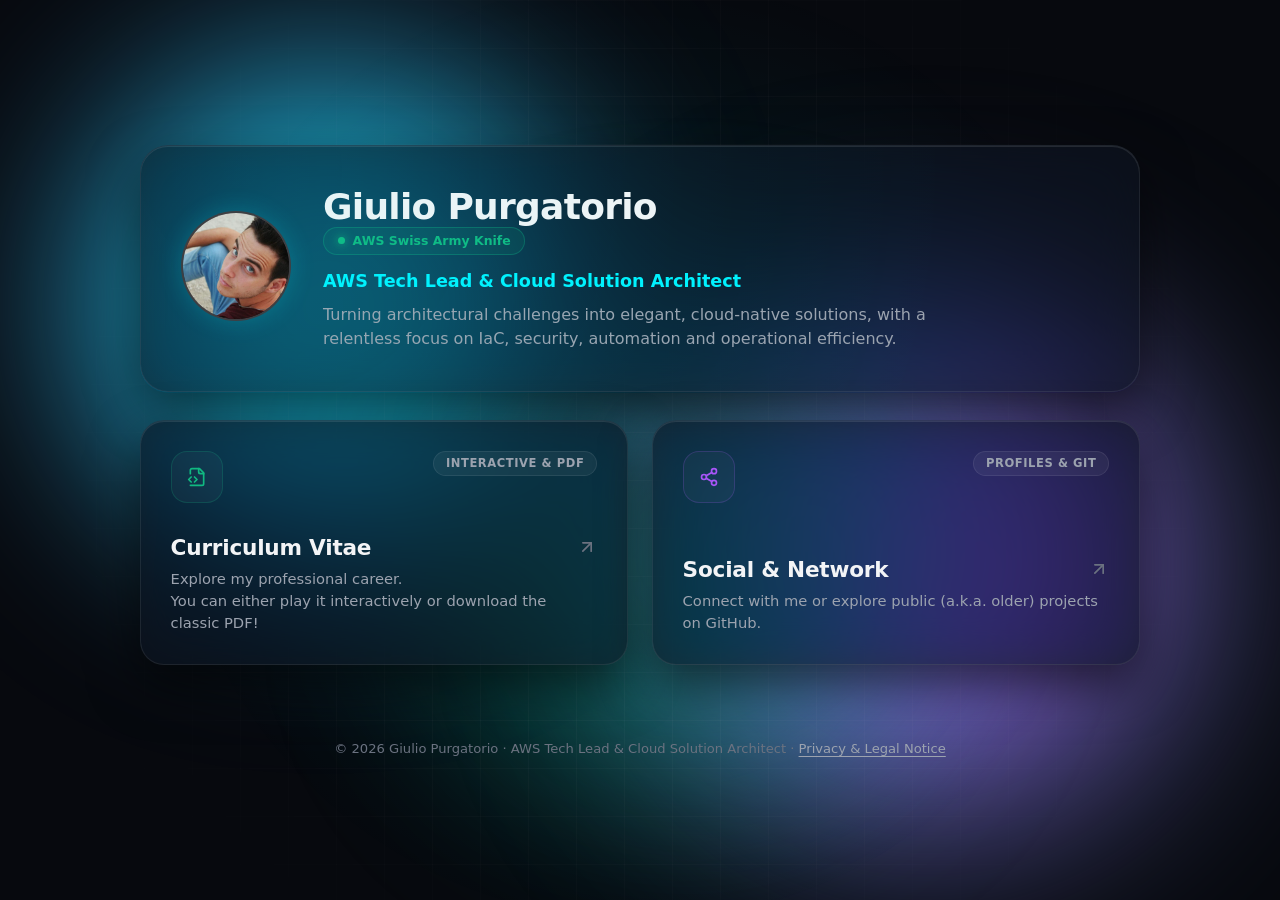
<file: docs/index.html>
<!DOCTYPE html>
<html lang="en">
<head>
  <meta charset="UTF-8">
  <meta name="viewport" content="width=device-width, initial-scale=1.0">
  <meta http-equiv="Content-Security-Policy" content="default-src 'none'; script-src 'self'; style-src 'self' 'unsafe-inline'; img-src 'self' data:; connect-src 'self'; font-src 'none'; object-src 'none'; base-uri 'self'; form-action 'none'">
  <meta name="referrer" content="no-referrer">
  <meta name="robots" content="noindex, nofollow">
  <title>Giulio Purgatorio | AWS Tech Lead & Cloud Architect</title>

  <!-- SEO & OpenGraph -->
  <meta name="description" content="Personal Landing Hub of Giulio Purgatorio, AWS Tech Lead &amp; Cloud Solution Architect. Explore my interactive CV, download my PDF resume, or connect via LinkedIn and GitHub.">
  <meta name="author" content="Giulio Purgatorio">
  <meta property="og:title" content="Giulio Purgatorio | AWS Tech Lead">
  <meta property="og:description" content="Architecting resilient cloud ecosystems and empowering enterprise AWS transformations at scale.">
  <meta property="og:type" content="website">
  <meta property="og:url" content="https://gpurg.com">
  <meta property="og:image" content="https://gpurg.com/me.jpg">

  <!-- Twitter Card -->
  <meta name="twitter:card" content="summary_large_image">
  <meta name="twitter:title" content="Giulio Purgatorio | AWS Tech Lead">
  <meta name="twitter:description" content="Architecting resilient cloud ecosystems and empowering enterprise AWS transformations at scale.">
  <meta name="twitter:image" content="https://gpurg.com/me.jpg">

  <meta name="theme-color" content="#07090e">

  <link rel="icon" href="data:image/svg+xml,<svg xmlns=%22http://www.w3.org/2000/svg%22 viewBox=%220 0 24 24%22 fill=%22none%22 stroke=%22%2300f2fe%22 stroke-width=%222%22 stroke-linecap=%22round%22 stroke-linejoin=%22round%22><path d=%22M17.5 19a4.5 4.5 0 0 0 2.94-7.9A5.2 5.2 0 0 0 11 6.5c-2.4 0-4.5 1.5-5.3 3.8A4.5 4.5 0 0 0 6.5 19z%22 fill=%22rgba(0, 242, 254, 0.25)%22/></svg>">
  <link rel="stylesheet" href="styles.css">
</head>
<body>

  <div class="ambient-glow ambient-glow-1" aria-hidden="true"></div>
  <div class="ambient-glow ambient-glow-2" aria-hidden="true"></div>
  <div class="ambient-glow ambient-glow-3" aria-hidden="true"></div>

  <div id="cursor-glow" aria-hidden="true"></div>
  <div class="bg-grid" aria-hidden="true"></div>

  <div class="app-container">

    <header id="hero-container" role="banner">
    </header>

    <main role="main">
      <section id="bento-grid-container" class="bento-grid" aria-label="Main portals and resources">
      </section>
    </main>

    <footer role="contentinfo">
      <p>
        &copy; 2026 Giulio Purgatorio &middot; AWS Tech Lead &amp; Cloud Solution Architect &middot; 
        <a href="#modal-privacy" id="privacy-link" class="footer-privacy-link" role="button" aria-haspopup="dialog">Privacy &amp; Legal Notice</a>
      </p>
    </footer>

  </div>

  <div id="modals-container">
  </div>

  <!-- Scripts -->
  <script src="config.js" defer></script>
  <script src="app.js" defer></script>
</body>
</html>
</file>
<file: docs/styles.css>
:root {
  --bg-dark: #07090e;
  --bg-card: rgba(15, 20, 32, 0.65);
  --bg-card-hover: rgba(22, 30, 48, 0.85);
  --bg-glass: rgba(255, 255, 255, 0.03);
  
  --border-light: rgba(255, 255, 255, 0.08);
  --border-hover: rgba(255, 255, 255, 0.22);
  
  --text-main: #f3f4f6;
  --text-muted: #9ca3af;
  --text-dim: #6b7280;
  
  --accent-cyan: #00f2fe;
  --accent-cyan-glow: rgba(0, 242, 254, 0.35);
  
  --accent-emerald: #10b981;
  --accent-emerald-glow: rgba(16, 185, 129, 0.35);
  
  --accent-violet: #a855f7;
  --accent-violet-glow: rgba(168, 85, 247, 0.35);

  --accent-amber: #f59e0b;
  --accent-amber-glow: rgba(245, 158, 11, 0.35);

  --font-sans: system-ui, -apple-system, BlinkMacSystemFont, 'Segoe UI', Roboto, Helvetica, Arial, sans-serif;
  --font-mono: ui-monospace, SFMono-Regular, Menlo, Monaco, Consolas, 'Liberation Mono', 'Courier New', monospace;
  
  --shadow-glass: 0 20px 50px rgba(0, 0, 0, 0.6), inset 0 1px 0 rgba(255, 255, 255, 0.1);
  --glow-radius: 600px;
}

*, *::before, *::after {
  box-sizing: border-box;
  margin: 0;
  padding: 0;
}

html {
  font-family: var(--font-sans);
  background-color: var(--bg-dark);
  color: var(--text-main);
  scroll-behavior: smooth;
  -webkit-font-smoothing: antialiased;
  -moz-osx-font-smoothing: grayscale;
}

body {
  min-height: 100vh;
  position: relative;
  overflow-x: hidden;
  display: flex;
  flex-direction: column;
  justify-content: center;
  align-items: center;
  padding: 2.5rem 1.25rem;
}

.ambient-glow {
  position: fixed;
  border-radius: 50%;
  filter: blur(95px);
  pointer-events: none;
  z-index: 0;
  will-change: transform, opacity;
}

.ambient-glow-1 {
  top: 5%;
  left: 5%;
  width: 520px;
  height: 520px;
  background: radial-gradient(circle, var(--accent-cyan), rgba(168, 85, 247, 0.35));
  animation: floatOrb1 14s ease-in-out infinite alternate;
}

.ambient-glow-2 {
  bottom: 5%;
  right: 5%;
  width: 580px;
  height: 580px;
  background: radial-gradient(circle, var(--accent-violet), rgba(16, 185, 129, 0.35));
  animation: floatOrb2 16s ease-in-out infinite alternate;
}

.ambient-glow-3 {
  top: 35%;
  left: 35%;
  width: 480px;
  height: 480px;
  background: radial-gradient(circle, rgba(16, 185, 129, 0.45), rgba(0, 242, 254, 0.25));
  animation: floatOrb3 18s ease-in-out infinite alternate;
}

@keyframes floatOrb1 {
  0% {
    transform: translate(0, 0) scale(1);
    opacity: 0.22;
  }
  33% {
    transform: translate(150px, 90px) scale(1.22);
    opacity: 0.32;
  }
  66% {
    transform: translate(70px, -80px) scale(0.92);
    opacity: 0.20;
  }
  100% {
    transform: translate(-90px, 130px) scale(1.12);
    opacity: 0.30;
  }
}

@keyframes floatOrb2 {
  0% {
    transform: translate(0, 0) scale(1);
    opacity: 0.25;
  }
  33% {
    transform: translate(-130px, -110px) scale(0.88);
    opacity: 0.18;
  }
  66% {
    transform: translate(-70px, 100px) scale(1.28);
    opacity: 0.35;
  }
  100% {
    transform: translate(110px, -70px) scale(1.05);
    opacity: 0.24;
  }
}

@keyframes floatOrb3 {
  0% {
    transform: translate(-20%, -20%) scale(0.9);
    opacity: 0.16;
  }
  50% {
    transform: translate(25%, 30%) scale(1.25);
    opacity: 0.30;
  }
  100% {
    transform: translate(-30%, -40%) scale(0.85);
    opacity: 0.18;
  }
}

#cursor-glow {
  position: fixed;
  top: 0;
  left: 0;
  width: 100vw;
  height: 100vh;
  pointer-events: none;
  z-index: 0;
  background: radial-gradient(
    var(--glow-radius) circle at var(--mouse-x, 50%) var(--mouse-y, 50%),
    rgba(168, 85, 247, 0.09),
    rgba(0, 242, 254, 0.05) 40%,
    transparent 80%
  );
  transition: background 0.15s ease-out;
}

.bg-grid {
  position: fixed;
  inset: 0;
  background-image: 
    linear-gradient(to right, rgba(255, 255, 255, 0.03) 1px, transparent 1px),
    linear-gradient(to bottom, rgba(255, 255, 255, 0.03) 1px, transparent 1px);
  background-size: 48px 48px;
  mask-image: radial-gradient(circle at 50% 50%, black 30%, transparent 80%);
  -webkit-mask-image: radial-gradient(circle at 50% 50%, black 30%, transparent 80%);
  pointer-events: none;
  z-index: 0;
}

.app-container {
  position: relative;
  z-index: 10;
  width: 100%;
  max-width: 1000px;
  display: flex;
  flex-direction: column;
  gap: 1.75rem;
  margin: auto 0;
}

.hero-card {
  background: var(--bg-card);
  backdrop-filter: blur(24px) saturate(180%);
  -webkit-backdrop-filter: blur(24px) saturate(180%);
  border: 1px solid var(--border-light);
  border-radius: 28px;
  padding: 2.5rem;
  box-shadow: var(--shadow-glass);
  display: flex;
  flex-direction: row;
  align-items: center;
  gap: 2rem;
  position: relative;
  overflow: hidden;
  transition: border-color 0.3s ease, transform 0.3s ease;
}

.hero-card::before {
  content: '';
  position: absolute;
  top: -50%;
  left: -50%;
  width: 200%;
  height: 200%;
  background: radial-gradient(circle at 30% 30%, rgba(0, 242, 254, 0.06), transparent 50%);
  pointer-events: none;
}

.hero-avatar-wrapper {
  position: relative;
  flex-shrink: 0;
}

.hero-avatar {
  width: 110px;
  height: 110px;
  border-radius: 50%;
  object-fit: cover;
  border: 2px solid var(--border-hover);
  box-shadow: 0 0 25px rgba(0, 242, 254, 0.2);
  background: var(--bg-dark);
  transition: all 0.35s cubic-bezier(0.16, 1, 0.3, 1);
  cursor: pointer;
}

.hero-avatar-wrapper:hover .hero-avatar {
  transform: scale(1.08);
  border-color: var(--accent-cyan);
  box-shadow: 0 0 35px rgba(0, 242, 254, 0.45);
}

.avatar-fallback {
  width: 110px;
  height: 110px;
  border-radius: 50%;
  background: linear-gradient(135deg, #1e293b, #0f172a);
  border: 2px solid var(--accent-cyan);
  display: flex;
  align-items: center;
  justify-content: center;
  font-size: 2rem;
  font-weight: 800;
  color: var(--accent-cyan);
  box-shadow: 0 0 25px var(--accent-cyan-glow);
}

.status-badge {
  display: inline-flex;
  align-items: center;
  gap: 0.5rem;
  padding: 0.35rem 0.85rem;
  border-radius: 9999px;
  background: rgba(16, 185, 129, 0.1);
  border: 1px solid rgba(16, 185, 129, 0.3);
  font-size: 0.78rem;
  font-weight: 600;
  color: var(--accent-emerald);
  margin-bottom: 0.75rem;
}

.status-pulse {
  width: 7px;
  height: 7px;
  border-radius: 50%;
  background-color: var(--accent-emerald);
  box-shadow: 0 0 10px var(--accent-emerald);
  animation: pulse 2s infinite;
}

@keyframes pulse {
  0% { transform: scale(0.95); box-shadow: 0 0 0 0 rgba(16, 185, 129, 0.7); }
  70% { transform: scale(1); box-shadow: 0 0 0 8px rgba(16, 185, 129, 0); }
  100% { transform: scale(0.95); box-shadow: 0 0 0 0 rgba(16, 185, 129, 0); }
}

.hero-info {
  display: flex;
  flex-direction: column;
}

.hero-name {
  font-size: 2.25rem;
  font-weight: 800;
  letter-spacing: -0.02em;
  color: var(--text-main);
  line-height: 1.15;
}

.hero-title {
  font-size: 1.1rem;
  font-weight: 600;
  color: var(--accent-cyan);
  margin-top: 0.25rem;
  margin-bottom: 0.75rem;
}

.hero-tagline {
  font-size: 1rem;
  color: var(--text-muted);
  line-height: 1.5;
  max-width: 650px;
  white-space: pre-line;
}

.bento-grid {
  display: grid;
  grid-template-columns: repeat(12, 1fr);
  gap: 1.5rem;
  width: 100%;
}

.bento-card {
  background: var(--bg-card);
  backdrop-filter: blur(20px) saturate(180%);
  -webkit-backdrop-filter: blur(20px) saturate(180%);
  border: 1px solid var(--border-light);
  border-radius: 24px;
  padding: 1.85rem;
  box-shadow: var(--shadow-glass);
  display: flex;
  flex-direction: column;
  justify-content: space-between;
  position: relative;
  overflow: hidden;
  cursor: pointer;
  text-decoration: none;
  color: inherit;
  transition: transform 0.25s cubic-bezier(0.25, 0.46, 0.45, 0.94),
              border-color 0.25s ease,
              box-shadow 0.25s ease,
              background-color 0.25s ease;
  transform-style: preserve-3d;
  outline: none;
}

/* Card Sizes Span Rules (12-Column Bento Grid) */
.bento-card.size-large {
  grid-column: span 12;
}

.bento-card.size-medium {
  grid-column: span 6;
}

.bento-card.size-small {
  grid-column: span 4;
}

.bento-card.size-small .card-title {
  font-size: 1.15rem;
}

.bento-card.size-small .card-description {
  font-size: 0.85rem;
}

/* Accent Glow Variations */
.bento-card[data-accent="cyan"]:hover {
  border-color: rgba(0, 242, 254, 0.4);
  box-shadow: 0 12px 35px -10px var(--accent-cyan-glow), inset 0 1px 0 rgba(255, 255, 255, 0.2);
}

.bento-card[data-accent="emerald"]:hover {
  border-color: rgba(16, 185, 129, 0.4);
  box-shadow: 0 12px 35px -10px var(--accent-emerald-glow), inset 0 1px 0 rgba(255, 255, 255, 0.2);
}

.bento-card[data-accent="violet"]:hover {
  border-color: rgba(168, 85, 247, 0.4);
  box-shadow: 0 12px 35px -10px var(--accent-violet-glow), inset 0 1px 0 rgba(255, 255, 255, 0.2);
}

.bento-card[data-accent="amber"]:hover {
  border-color: rgba(245, 158, 11, 0.4);
  box-shadow: 0 12px 35px -10px var(--accent-amber-glow), inset 0 1px 0 rgba(255, 255, 255, 0.2);
}

.card-top {
  display: flex;
  justify-content: space-between;
  align-items: flex-start;
  margin-bottom: 2rem;
}

.card-icon-box {
  width: 52px;
  height: 52px;
  border-radius: 16px;
  display: flex;
  align-items: center;
  justify-content: center;
  background: var(--bg-glass);
  border: 1px solid var(--border-light);
  color: var(--text-main);
  transition: transform 0.3s ease, background-color 0.3s ease, color 0.3s ease;
}

.bento-card[data-accent="cyan"] .card-icon-box { color: var(--accent-cyan); border-color: rgba(0, 242, 254, 0.2); }
.bento-card[data-accent="emerald"] .card-icon-box { color: var(--accent-emerald); border-color: rgba(16, 185, 129, 0.2); }
.bento-card[data-accent="violet"] .card-icon-box { color: var(--accent-violet); border-color: rgba(168, 85, 247, 0.2); }
.bento-card[data-accent="amber"] .card-icon-box { color: var(--accent-amber); border-color: rgba(245, 158, 11, 0.2); }

.bento-card:hover .card-icon-box {
  transform: scale(1.1) translateY(-2px);
  background: rgba(255, 255, 255, 0.08);
  box-shadow: 0 0 15px rgba(255, 255, 255, 0.1);
}

.card-badge {
  font-size: 0.72rem;
  font-weight: 700;
  text-transform: uppercase;
  letter-spacing: 0.05em;
  padding: 0.3rem 0.75rem;
  border-radius: 9999px;
  background: rgba(255, 255, 255, 0.05);
  border: 1px solid var(--border-light);
  color: var(--text-muted);
}

.card-bottom {
  display: flex;
  flex-direction: column;
}

.card-title-row {
  display: flex;
  align-items: center;
  justify-content: space-between;
  gap: 0.5rem;
}

.card-title {
  font-size: 1.35rem;
  font-weight: 700;
  color: var(--text-main);
  letter-spacing: -0.01em;
}

.card-arrow {
  color: var(--text-dim);
  transition: transform 0.25s ease, color 0.25s ease;
}

.bento-card:hover .card-arrow {
  transform: translate(3px, -3px);
  color: var(--text-main);
}

.card-description {
  font-size: 0.92rem;
  color: var(--text-muted);
  margin-top: 0.5rem;
  line-height: 1.5;
  white-space: pre-line;
}

/* Keyboard focus accessibility */
.bento-card:focus-visible {
  outline: 2px solid var(--accent-cyan);
  outline-offset: 4px;
}

.modal-overlay {
  position: fixed;
  inset: 0;
  background: rgba(4, 6, 10, 0.75);
  backdrop-filter: blur(16px);
  -webkit-backdrop-filter: blur(16px);
  z-index: 100;
  display: flex;
  align-items: center;
  justify-content: center;
  padding: 1.25rem;
  opacity: 0;
  pointer-events: none;
  transition: opacity 0.3s cubic-bezier(0.16, 1, 0.3, 1);
}

.modal-overlay.active {
  opacity: 1;
  pointer-events: auto;
}

.modal-content {
  background: rgba(15, 21, 35, 0.95);
  border: 1px solid var(--border-hover);
  border-radius: 28px;
  width: 100%;
  max-width: 620px;
  max-height: min(90vh, 90dvh);
  display: flex;
  flex-direction: column;
  padding: 2.25rem;
  box-shadow: 0 30px 60px rgba(0, 0, 0, 0.8), inset 0 1px 0 rgba(255, 255, 255, 0.15);
  position: relative;
  transform: scale(0.92) translateY(20px);
  transition: transform 0.3s cubic-bezier(0.16, 1, 0.3, 1);
  overflow: hidden;
}

.modal-overlay.active .modal-content {
  transform: scale(1) translateY(0);
}

.modal-header {
  display: flex;
  justify-content: space-between;
  align-items: flex-start;
  margin-bottom: 1.25rem;
  flex-shrink: 0;
  gap: 1rem;
}

.modal-title {
  font-size: 1.6rem;
  font-weight: 800;
  color: var(--text-main);
  letter-spacing: -0.02em;
}

.modal-subtitle {
  font-size: 0.9rem;
  color: var(--text-muted);
  margin-top: 0.25rem;
  white-space: pre-line;
}

.modal-close-btn {
  background: rgba(255, 255, 255, 0.06);
  border: 1px solid var(--border-light);
  color: var(--text-muted);
  width: 38px;
  height: 38px;
  border-radius: 50%;
  display: flex;
  align-items: center;
  justify-content: center;
  cursor: pointer;
  flex-shrink: 0;
  transition: all 0.2s ease;
}

.modal-close-btn:hover {
  background: rgba(255, 255, 255, 0.15);
  color: var(--text-main);
  transform: rotate(90deg);
}

.modal-body {
  overflow-y: auto;
  overflow-x: hidden;
  overscroll-behavior: contain;
  -webkit-overflow-scrolling: touch;
  padding-right: 4px;
  scrollbar-width: thin;
  scrollbar-color: rgba(255, 255, 255, 0.2) transparent;
}

.modal-body::-webkit-scrollbar {
  width: 6px;
}

.modal-body::-webkit-scrollbar-track {
  background: transparent;
}

.modal-body::-webkit-scrollbar-thumb {
  background: rgba(255, 255, 255, 0.2);
  border-radius: 4px;
}

.modal-body::-webkit-scrollbar-thumb:hover {
  background: rgba(255, 255, 255, 0.35);
}

/* CV Options Cards inside Modal */
.cv-options-grid {
  display: flex;
  flex-direction: column;
  gap: 1rem;
}

.cv-option-card {
  background: rgba(255, 255, 255, 0.03);
  border: 1px solid var(--border-light);
  border-radius: 18px;
  padding: 1.25rem;
  display: flex;
  align-items: center;
  justify-content: space-between;
  text-decoration: none;
  color: inherit;
  transition: all 0.25s cubic-bezier(0.16, 1, 0.3, 1);
  position: relative;
}

.cv-option-card:hover {
  background: rgba(255, 255, 255, 0.06);
  border-color: var(--border-hover);
  transform: translateY(-2px);
}

/* Featured / Recommended Option Highlight */
.cv-option-card.is-featured {
  background: linear-gradient(135deg, rgba(16, 185, 129, 0.15), rgba(15, 21, 35, 0.9));
  border: 1.5px solid var(--accent-emerald);
  box-shadow: 0 8px 25px -5px rgba(16, 185, 129, 0.25), inset 0 1px 0 rgba(255, 255, 255, 0.2);
}

.cv-option-card.is-featured:hover {
  background: linear-gradient(135deg, rgba(16, 185, 129, 0.22), rgba(22, 32, 50, 0.95));
  box-shadow: 0 12px 35px -5px rgba(16, 185, 129, 0.4), inset 0 1px 0 rgba(255, 255, 255, 0.3);
  transform: translateY(-3px) scale(1.01);
}

.cv-option-left {
  display: flex;
  align-items: center;
  gap: 1rem;
}

.cv-option-icon {
  width: 44px;
  height: 44px;
  border-radius: 12px;
  background: rgba(16, 185, 129, 0.1);
  color: var(--accent-emerald);
  display: flex;
  align-items: center;
  justify-content: center;
  flex-shrink: 0;
}

.cv-option-info {
  display: flex;
  flex-direction: column;
}

.cv-option-header {
  display: flex;
  align-items: center;
  gap: 0.6rem;
  flex-wrap: wrap;
}

.cv-option-info h4 {
  font-size: 1.05rem;
  font-weight: 700;
  color: var(--text-main);
}

/* Badges inside options */
.option-badge {
  font-size: 0.7rem;
  font-weight: 600;
  padding: 0.2rem 0.65rem;
  border-radius: 9999px;
  background: rgba(255, 255, 255, 0.06);
  border: 1px solid var(--border-light);
  color: var(--text-muted);
}

.option-badge.badge-featured {
  background: rgba(16, 185, 129, 0.2);
  border: 1px solid var(--accent-emerald);
  color: #21f3a7;
  font-weight: 700;
  box-shadow: 0 0 12px rgba(16, 185, 129, 0.3);
}

.cv-option-info p {
  font-size: 0.82rem;
  color: var(--text-muted);
  margin-top: 0.2rem;
  white-space: pre-line;
}

/* CTA Buttons */
.cv-btn-cta {
  padding: 0.6rem 1.25rem;
  border-radius: 10px;
  font-size: 0.85rem;
  font-weight: 700;
  border: none;
  cursor: pointer;
  transition: all 0.2s ease;
  white-space: nowrap;
}

.cv-btn-cta.primary {
  background: var(--accent-emerald);
  color: #05080e;
  font-weight: 800;
  box-shadow: 0 0 18px rgba(16, 185, 129, 0.4);
}

.cv-btn-cta.primary:hover {
  background: #21f3a7;
  box-shadow: 0 0 25px rgba(16, 185, 129, 0.6);
  transform: scale(1.03);
}

.cv-btn-cta.secondary {
  background: rgba(255, 255, 255, 0.06);
  border: 1px solid var(--border-light);
  color: var(--text-main);
}

.cv-btn-cta.secondary:hover {
  background: rgba(255, 255, 255, 0.14);
  border-color: var(--border-hover);
}

/* Social Links List */
.social-list-grid {
  display: flex;
  flex-direction: column;
  gap: 0.85rem;
}

.social-item {
  background: rgba(255, 255, 255, 0.03);
  border: 1px solid var(--border-light);
  border-radius: 16px;
  padding: 1rem 1.25rem;
  display: flex;
  align-items: center;
  justify-content: space-between;
  text-decoration: none;
  color: inherit;
  transition: all 0.25s ease;
}

.social-item:hover {
  background: rgba(255, 255, 255, 0.07);
  border-color: var(--accent-violet);
  transform: translateX(4px);
}

.social-left {
  display: flex;
  align-items: center;
  gap: 1rem;
}

.social-icon-box {
  width: 40px;
  height: 40px;
  border-radius: 12px;
  background: rgba(168, 85, 247, 0.12);
  color: var(--accent-violet);
  display: flex;
  align-items: center;
  justify-content: center;
}

.card-icon-box svg,
.social-icon-box svg,
.cv-option-icon svg {
  width: 20px;
  height: 20px;
  stroke: currentColor;
  fill: none;
}

.social-info h4 {
  font-size: 0.98rem;
  font-weight: 700;
  color: var(--text-main);
}

.social-info p {
  font-size: 0.8rem;
  color: var(--text-muted);
}

.social-badge {
  font-size: 0.72rem;
  font-weight: 600;
  padding: 0.25rem 0.65rem;
  border-radius: 9999px;
  background: rgba(255, 255, 255, 0.05);
  border: 1px solid var(--border-light);
  color: var(--text-muted);
}

/* Tech Stack Badges */
.tech-category {
  margin-bottom: 1.25rem;
}

.tech-category-title {
  font-size: 0.85rem;
  font-weight: 700;
  text-transform: uppercase;
  letter-spacing: 0.05em;
  color: var(--accent-amber);
  margin-bottom: 0.6rem;
}

.tech-tags {
  display: flex;
  flex-wrap: wrap;
  gap: 0.5rem;
}

.tech-tag {
  font-size: 0.82rem;
  font-family: var(--font-mono);
  padding: 0.35rem 0.75rem;
  border-radius: 8px;
  background: rgba(255, 255, 255, 0.04);
  border: 1px solid var(--border-light);
  color: var(--text-main);
}

/* Footer */
footer {
  position: relative;
  z-index: 10;
  margin-top: 3rem;
  font-size: 0.82rem;
  color: var(--text-dim);
  text-align: center;
  display: flex;
  flex-direction: column;
  gap: 0.35rem;
}

footer a {
  color: var(--text-muted);
  text-decoration: none;
  transition: color 0.2s ease;
}

footer a:hover {
  color: var(--accent-cyan);
}

.footer-privacy-link {
  color: var(--text-muted);
  text-decoration: underline;
  text-underline-offset: 3px;
  cursor: pointer;
  transition: color 0.2s ease;
}

.footer-privacy-link:hover {
  color: var(--accent-cyan);
}

/* Privacy Notice Modal */
.privacy-notice-container {
  display: flex;
  flex-direction: column;
  gap: 0.85rem;
}

.privacy-section-card {
  background: rgba(255, 255, 255, 0.02);
  border: 1px solid var(--border-light);
  border-radius: 12px;
  padding: 1rem 1.15rem;
  transition: border-color 0.2s ease, background 0.2s ease;
}

.privacy-section-card:hover {
  background: rgba(255, 255, 255, 0.04);
  border-color: rgba(255, 255, 255, 0.15);
}

.privacy-section-header {
  display: flex;
  align-items: center;
  gap: 0.65rem;
  margin-bottom: 0.45rem;
}

.privacy-section-header h4 {
  font-size: 0.95rem;
  font-weight: 600;
  color: var(--text-main);
  letter-spacing: -0.01em;
}

.privacy-icon-box {
  width: 28px;
  height: 28px;
  border-radius: 7px;
  background: rgba(0, 242, 254, 0.1);
  color: var(--accent-cyan);
  display: flex;
  align-items: center;
  justify-content: center;
  flex-shrink: 0;
}

.privacy-section-body p {
  font-size: 0.85rem;
  line-height: 1.55;
  color: var(--text-muted);
}

.privacy-section-body strong {
  color: var(--text-main);
  font-weight: 600;
}

.privacy-email-link {
  color: var(--accent-cyan);
  text-decoration: underline;
  text-underline-offset: 2px;
  font-weight: 500;
  transition: opacity 0.2s ease;
}

.privacy-email-link:hover {
  opacity: 0.85;
}

/* Stagger Entry Animation */
@keyframes fadeInUp {
  from {
    opacity: 0;
    transform: translateY(20px);
  }
  to {
    opacity: 1;
    transform: translateY(0);
  }
}

.animate-fade-in {
  animation: fadeInUp 0.6s cubic-bezier(0.16, 1, 0.3, 1) forwards;
}

/* Responsive Media Queries */
@media (max-width: 768px) {
  body {
    padding: 1.5rem 1rem;
  }

  .hero-card {
    flex-direction: column;
    text-align: center;
    padding: 1.75rem;
    gap: 1.25rem;
  }

  .hero-info {
    align-items: center;
  }

  .bento-grid {
    grid-template-columns: 1fr;
    gap: 1rem;
  }

  .bento-card.size-large,
  .bento-card.size-medium,
  .bento-card.size-small {
    grid-column: span 1 !important;
  }

  .modal-overlay {
    padding: 0.75rem;
  }

  .modal-content {
    padding: 1.25rem 1rem 1.25rem 1.25rem;
    border-radius: 20px;
    max-height: min(92vh, 92dvh);
  }

  .modal-header {
    margin-bottom: 0.85rem;
  }

  .modal-title {
    font-size: 1.3rem;
  }

  .modal-subtitle {
    font-size: 0.82rem;
  }

  .modal-close-btn {
    width: 36px;
    height: 36px;
    flex-shrink: 0;
  }

  .privacy-section-card {
    padding: 0.85rem 1rem;
  }

  .cv-option-card {
    flex-direction: column;
    align-items: flex-start;
    gap: 1rem;
  }

  .cv-btn-cta {
    width: 100%;
    text-align: center;
  }
}
</file>
